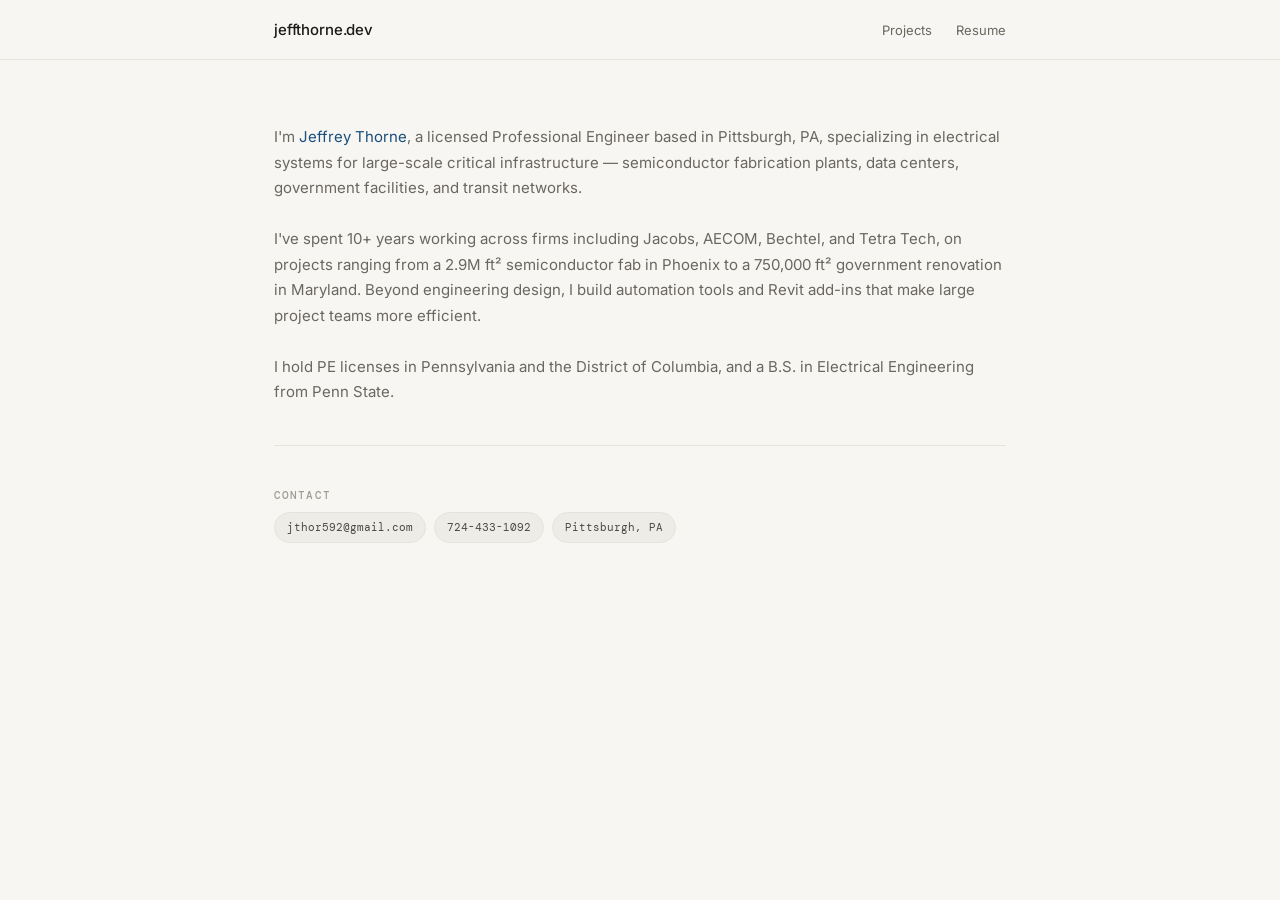
<file: index.html>
<!DOCTYPE html>
<html lang="en">
<head>
  <meta charset="UTF-8" />
  <meta name="viewport" content="width=device-width, initial-scale=1.0" />
  <title>Jeffrey Thorne, PE</title>
  <meta name="description" content="Licensed Professional Engineer based in Pittsburgh, PA, specializing in electrical systems for large-scale critical infrastructure." />
  <link rel="stylesheet" href="css/style.css" />
  <script defer src="https://cdn.vercel-insights.com/v1/script.js"></script>
</head>
<body>


  <!-- ===================== NAV =====================
       jeffthorne.dev on the left links back to this page.
       Right: Projects, Resume. No "About" — this page IS the about.
       To add a page: duplicate a <li>, update href and text.
  ===================================================== -->
  <nav class="nav">
    <div class="nav__inner">
      <a href="index.html" class="nav__brand">jeffthorne.dev</a>
      <ul class="nav__links">
        <li><a href="projects.html">Projects</a></li>
        <li><a href="resume.html">Resume</a></li>
      </ul>
    </div>
  </nav>


  <!-- ===================== MAIN ===================== -->
  <main class="container">


    <!-- INTRO -->
    <!-- "Jeffrey Thorne" renders in accent blue via the .accent span -->
    <section class="section">
      <p class="currently">
        I'm <span class="accent">Jeffrey Thorne</span>, a licensed Professional Engineer
        based in Pittsburgh, PA, specializing in electrical systems for large-scale critical
        infrastructure — semiconductor fabrication plants, data centers, government facilities,
        and transit networks.
      </p>

      <br />

      <p class="currently">
        I've spent 10+ years working across firms including Jacobs, AECOM, Bechtel, and Tetra Tech,
        on projects ranging from a 2.9M ft² semiconductor fab in Phoenix to a 750,000 ft²
        government renovation in Maryland. Beyond engineering design, I build automation tools
        and Revit add-ins that make large project teams more efficient.
      </p>

      <br />

      <p class="currently">
        I hold PE licenses in Pennsylvania and the District of Columbia, and a B.S. in Electrical
        Engineering from Penn State.
      </p>
    </section>


    <!-- CONTACT -->
    <!-- To add/remove a chip: duplicate or delete a line -->
    <section class="section">
      <p class="eyebrow">Contact</p>
      <div class="chip-group">
        <a class="chip" href="mailto:jthor592@gmail.com">jthor592@gmail.com</a>
        <a class="chip" href="tel:7244331092">724-433-1092</a>
        <span class="chip">Pittsburgh, PA</span>
      </div>
    </section>


  </main>


</body>
</html>
</file>
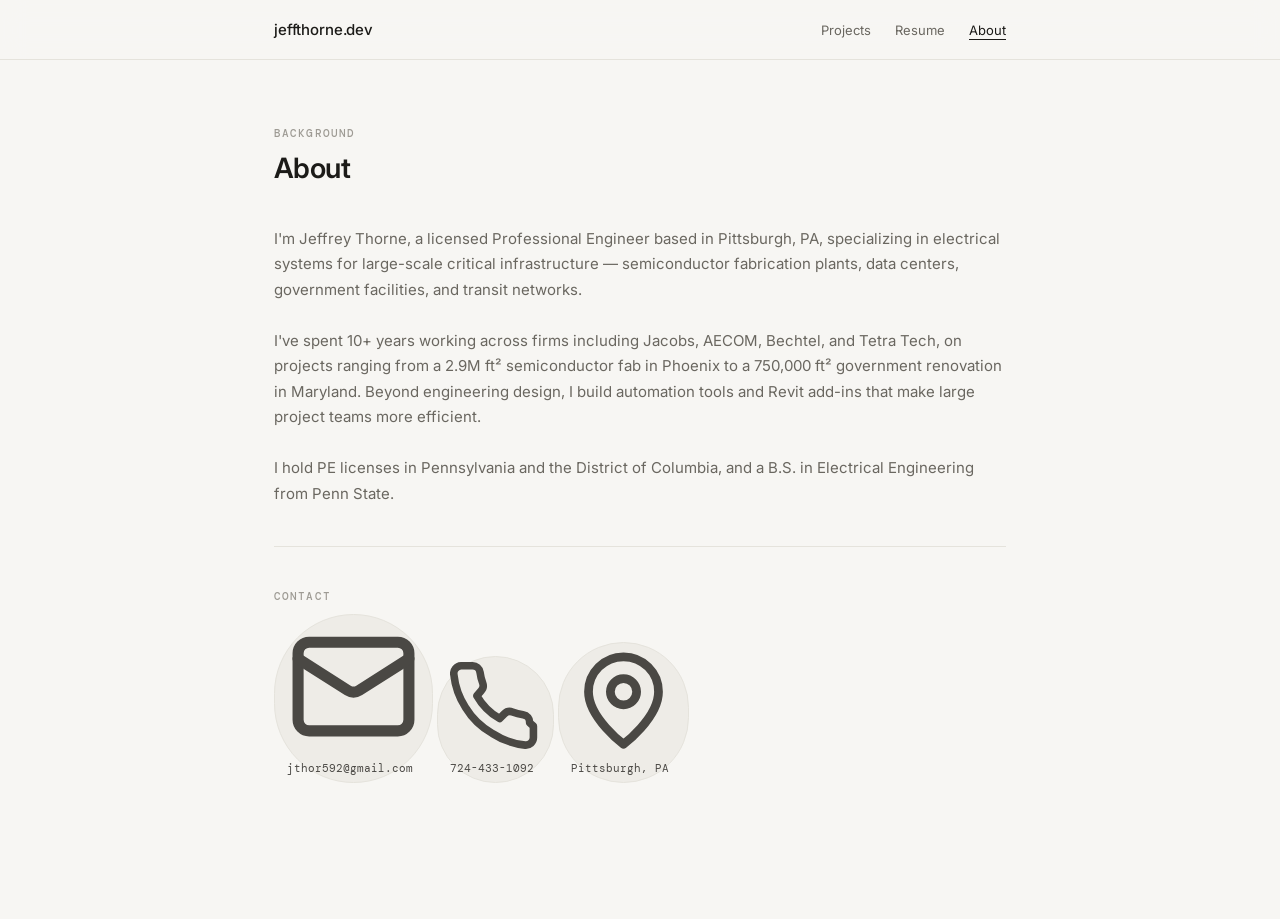
<file: about.html>
<!DOCTYPE html>
<html lang="en">
<head>
  <meta charset="UTF-8" />
  <meta name="viewport" content="width=device-width, initial-scale=1.0" />
  <title>About — Jeffrey Thorne, PE</title>
  <meta name="description" content="About Jeffrey Thorne, PE — electrical engineer based in Pittsburgh, PA." />
  <link rel="stylesheet" href="css/style.css" />
  <script defer src="https://cdn.vercel-insights.com/v1/script.js"></script>
</head>
<body>


  <!-- ===================== NAV ===================== -->
  <nav class="nav">
    <div class="nav__inner">
      <a href="index.html" class="nav__brand">jeffthorne.dev</a>
      <ul class="nav__links">
        <li><a href="projects.html">Projects</a></li>
        <li><a href="resume.html">Resume</a></li>
        <li><a href="about.html" class="active">About</a></li>
      </ul>
    </div>
  </nav>


  <!-- ===================== MAIN ===================== -->
  <main class="container">

    <header class="resume-header">
      <p class="eyebrow">Background</p>
      <h1 class="page-title">About</h1>
    </header>

    <!-- Edit the paragraphs below freely. -->
    <section class="section">
      <p class="currently">
        I'm Jeffrey Thorne, a licensed Professional Engineer based in Pittsburgh, PA,
        specializing in electrical systems for large-scale critical infrastructure —
        semiconductor fabrication plants, data centers, government facilities, and transit networks.
      </p>

      <br />

      <p class="currently">
        I've spent 10+ years working across firms including Jacobs, AECOM, Bechtel, and Tetra Tech,
        on projects ranging from a 2.9M ft² semiconductor fab in Phoenix to a 750,000 ft²
        government renovation in Maryland. Beyond engineering design, I build automation tools
        and Revit add-ins that make large project teams more efficient.
      </p>

      <br />

      <p class="currently">
        I hold PE licenses in Pennsylvania and the District of Columbia, and a B.S. in Electrical
        Engineering from Penn State.
      </p>
    </section>

    <section class="section">
      <p class="eyebrow">Contact</p>
      <div class="hero__contact">

        <a class="chip" href="mailto:jthor592@gmail.com">
          <svg class="chip__icon" viewBox="0 0 24 24" fill="none" stroke="currentColor" stroke-width="2" stroke-linecap="round" stroke-linejoin="round">
            <rect x="2" y="4" width="20" height="16" rx="2"/>
            <path d="m22 7-8.97 5.7a1.94 1.94 0 0 1-2.06 0L2 7"/>
          </svg>
          jthor592@gmail.com
        </a>

        <a class="chip" href="tel:7244331092">
          <svg class="chip__icon" viewBox="0 0 24 24" fill="none" stroke="currentColor" stroke-width="2" stroke-linecap="round" stroke-linejoin="round">
            <path d="M22 16.92v3a2 2 0 0 1-2.18 2 19.79 19.79 0 0 1-8.63-3.07A19.5 19.5 0 0 1 4.09 12a19.79 19.79 0 0 1-3.07-8.67A2 2 0 0 1 2.92 1h3a2 2 0 0 1 2 1.72c.127.96.361 1.903.7 2.81a2 2 0 0 1-.45 2.11L7.09 8.91a16 16 0 0 0 6 6l1.27-1.27a2 2 0 0 1 2.11-.45c.907.339 1.85.573 2.81.7A2 2 0 0 1 21 16z"/>
          </svg>
          724-433-1092
        </a>

        <span class="chip">
          <svg class="chip__icon" viewBox="0 0 24 24" fill="none" stroke="currentColor" stroke-width="2" stroke-linecap="round" stroke-linejoin="round">
            <path d="M20 10c0 6-8 12-8 12s-8-6-8-12a8 8 0 0 1 16 0Z"/>
            <circle cx="12" cy="10" r="3"/>
          </svg>
          Pittsburgh, PA
        </span>

      </div>
    </section>

  </main>


</body>
</html>
</file>
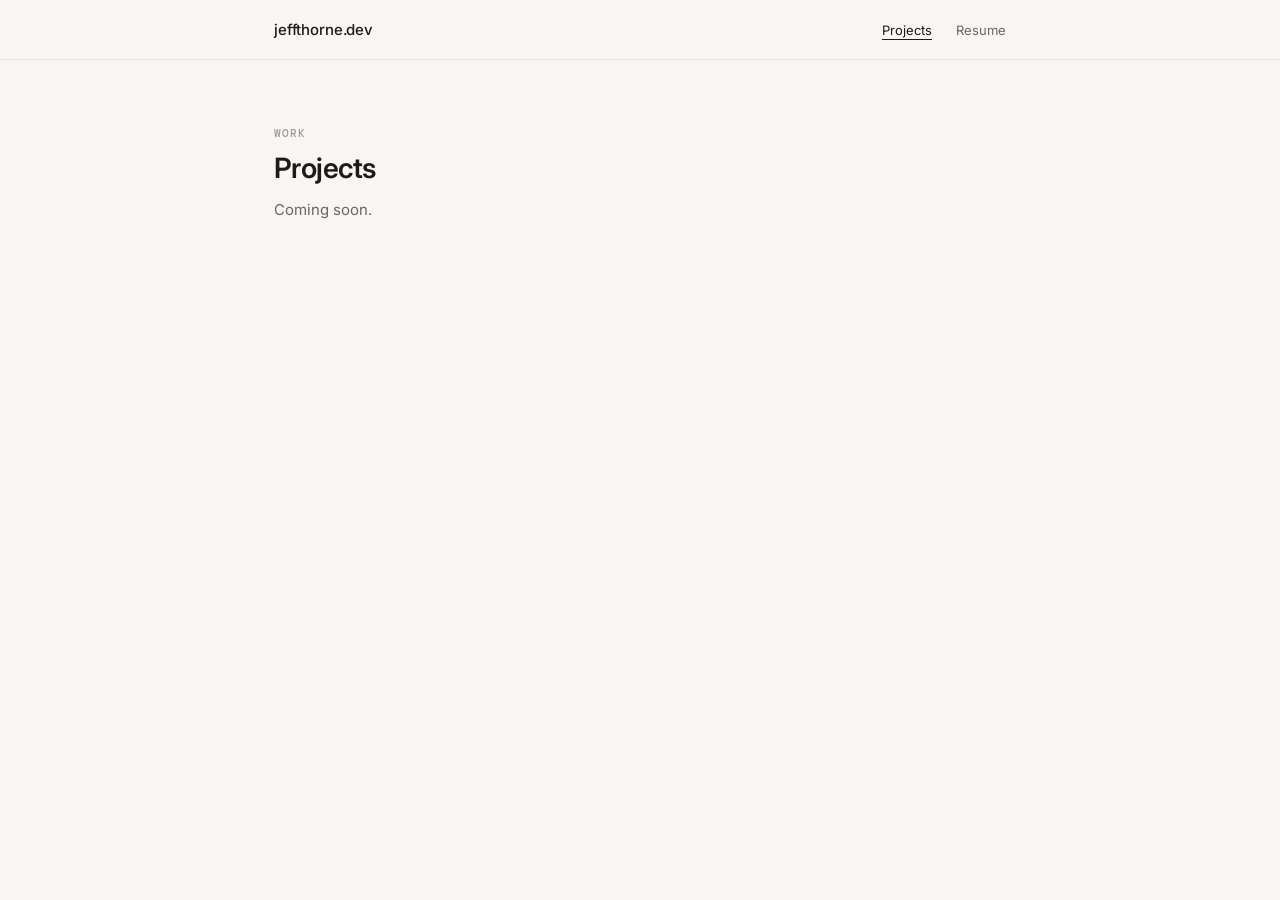
<file: projects.html>
<!DOCTYPE html>
<html lang="en">
<head>
  <meta charset="UTF-8" />
  <meta name="viewport" content="width=device-width, initial-scale=1.0" />
  <title>Projects — Jeffrey Thorne, PE</title>
  <meta name="description" content="Projects by Jeffrey Thorne, PE." />
  <link rel="stylesheet" href="css/style.css" />
  <script defer src="https://cdn.vercel-insights.com/v1/script.js"></script>
</head>
<body>


  <!-- ===================== NAV ===================== -->
  <nav class="nav">
    <div class="nav__inner">
      <a href="index.html" class="nav__brand">jeffthorne.dev</a>
      <ul class="nav__links">
        <li><a href="projects.html" class="active">Projects</a></li>
        <li><a href="resume.html">Resume</a></li>
      </ul>
    </div>
  </nav>


  <!-- ===================== MAIN ===================== -->
  <main class="container">

    <header class="projects-header">
      <p class="eyebrow">Work</p>
      <h1 class="page-title">Projects</h1>
      <p class="page-subtitle">Coming soon.</p>
    </header>

    <!-- Add project cards here when ready.
         To add a project: paste in a .card block like this:

    <div class="card-grid">
      <div class="card">
        <p class="card__title">Project Title</p>
        <p class="card__body">Description of the project.</p>
        <div class="tag-group">
          <span class="tag">Tag one</span>
          <span class="tag">Tag two</span>
        </div>
      </div>
    </div>
    -->

  </main>


</body>
</html>
</file>
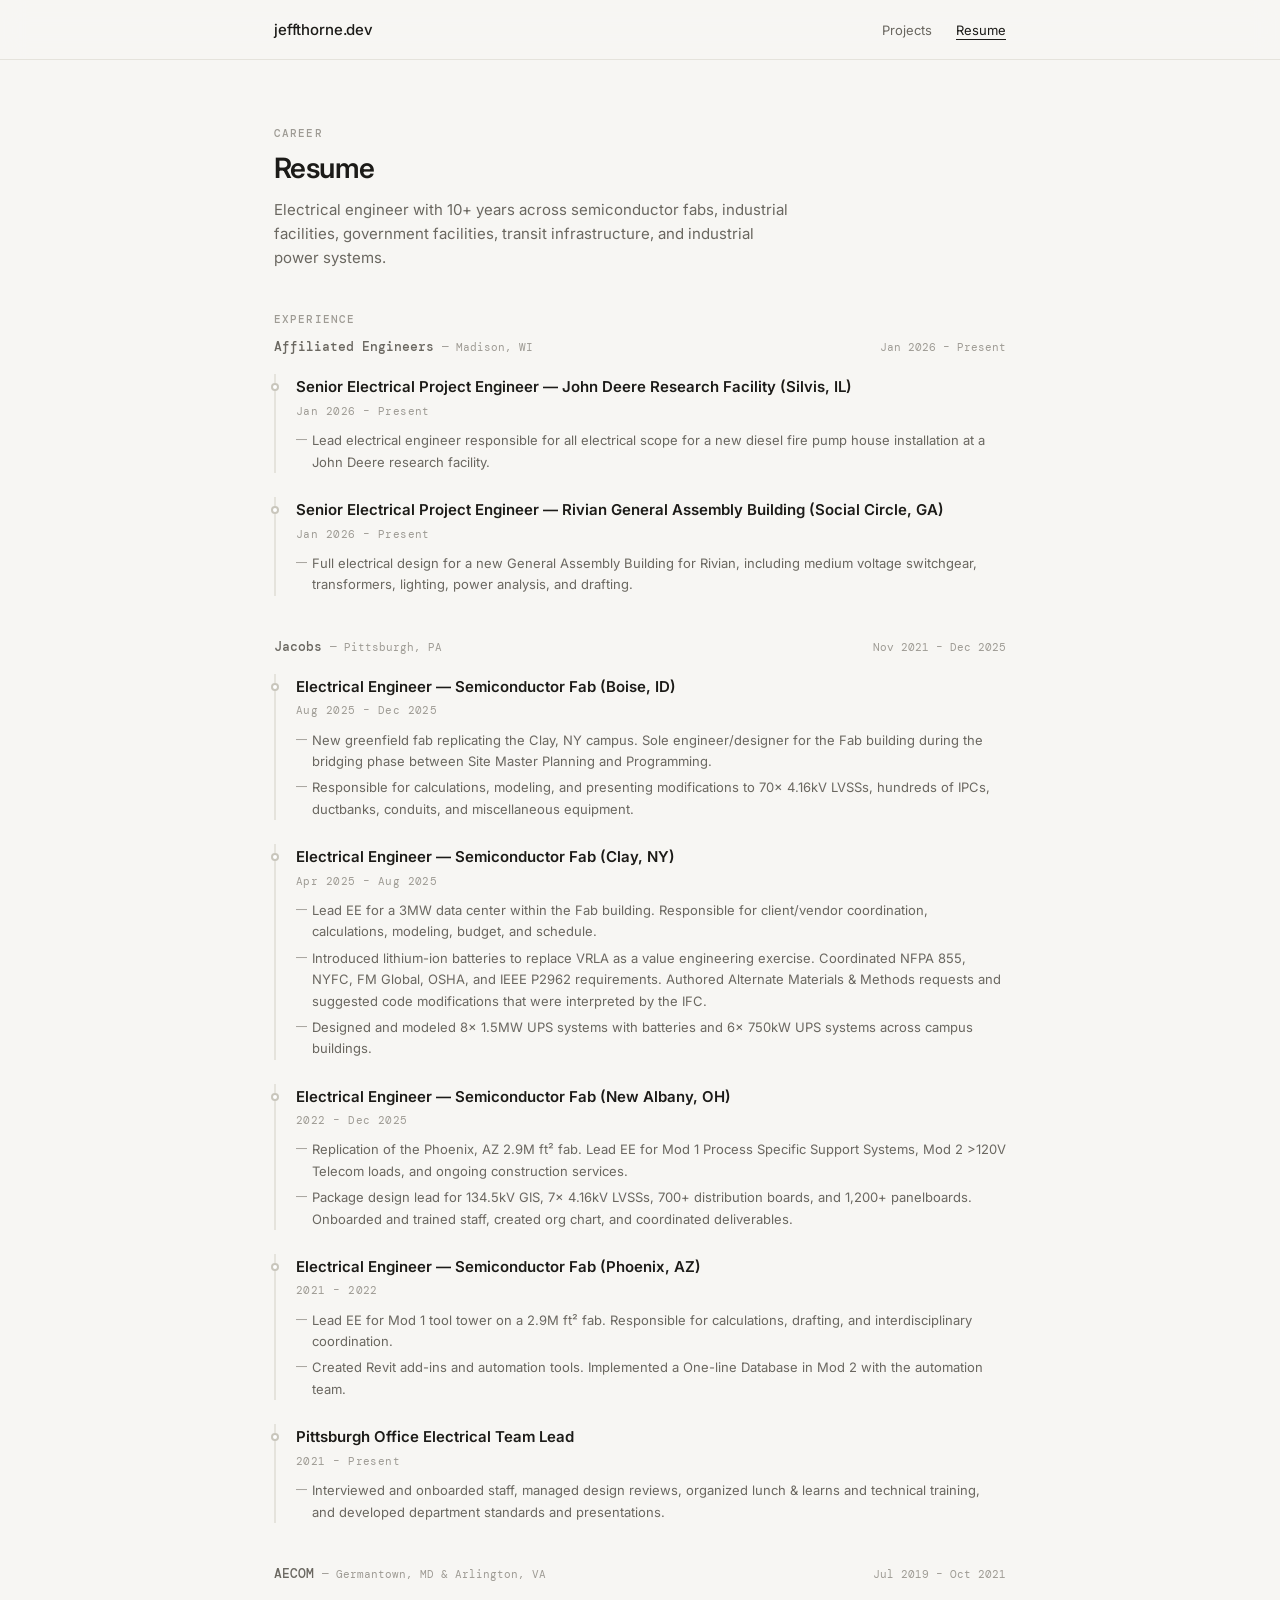
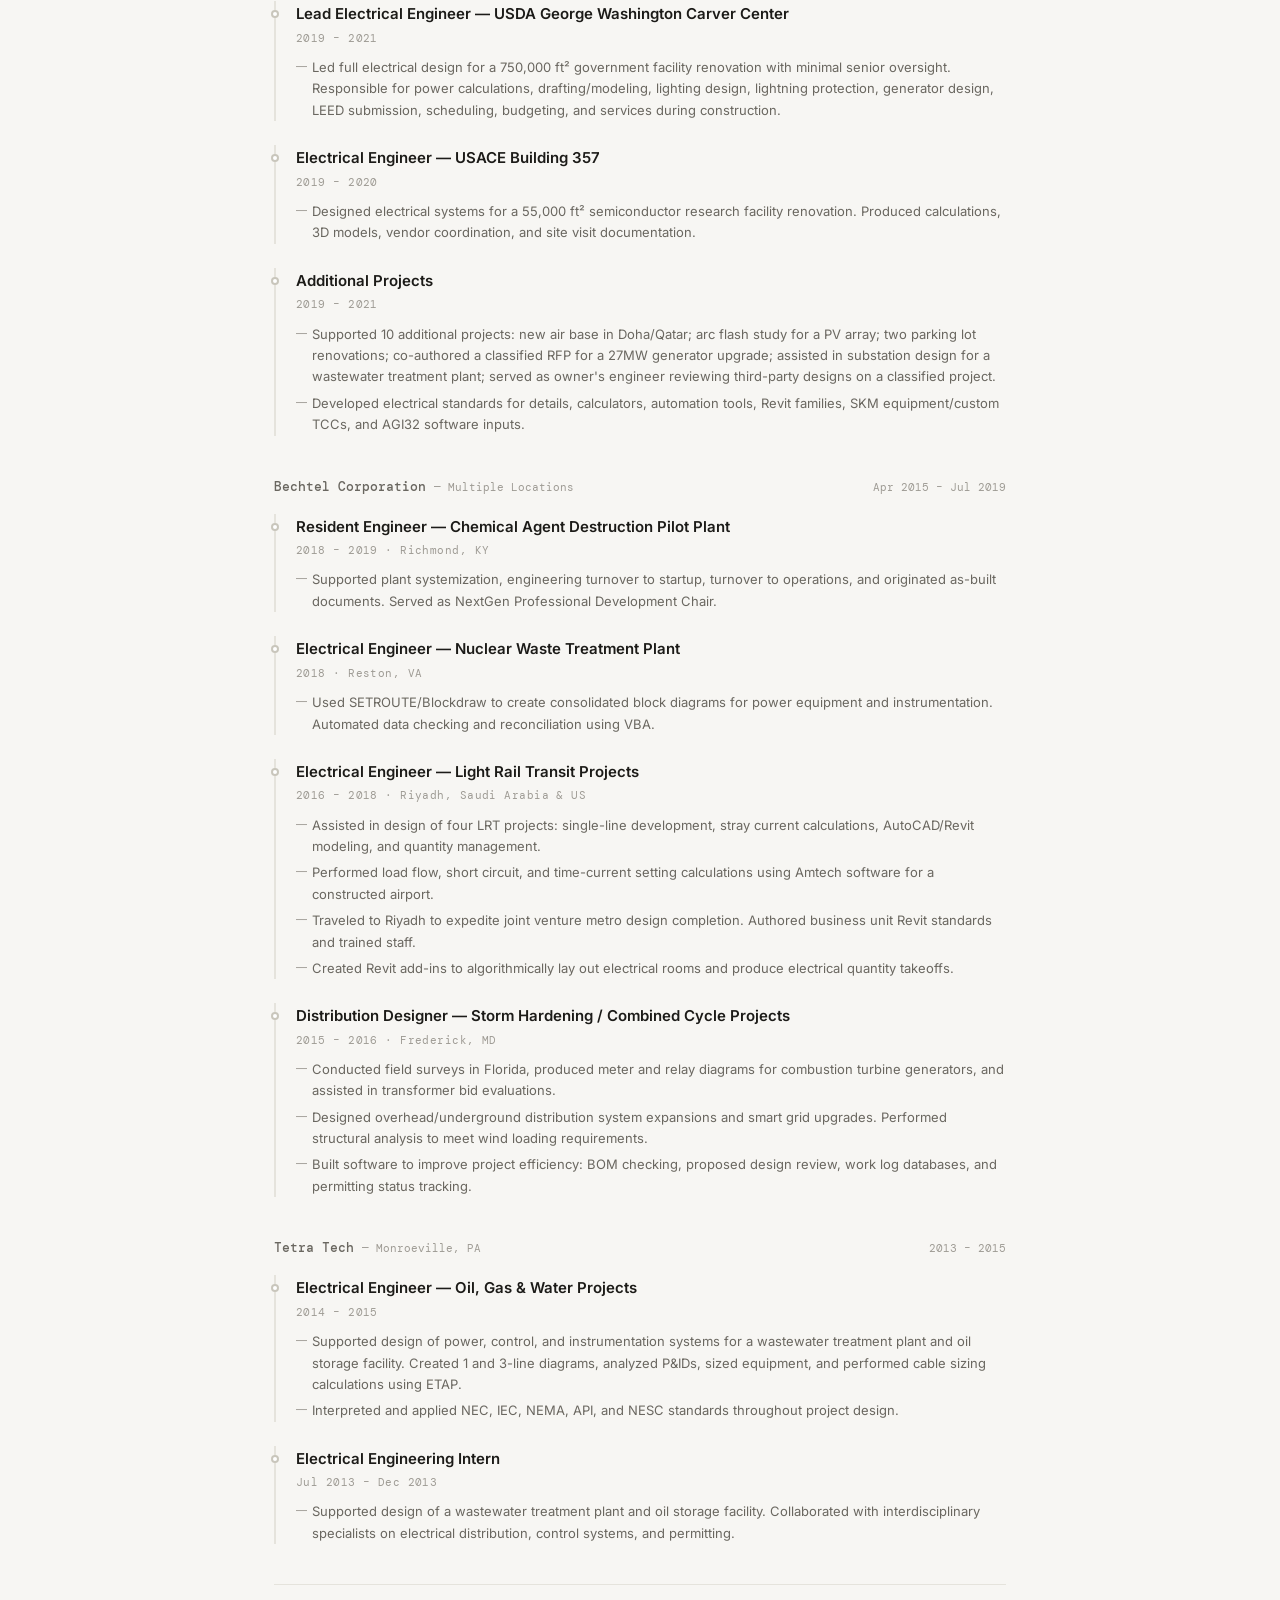
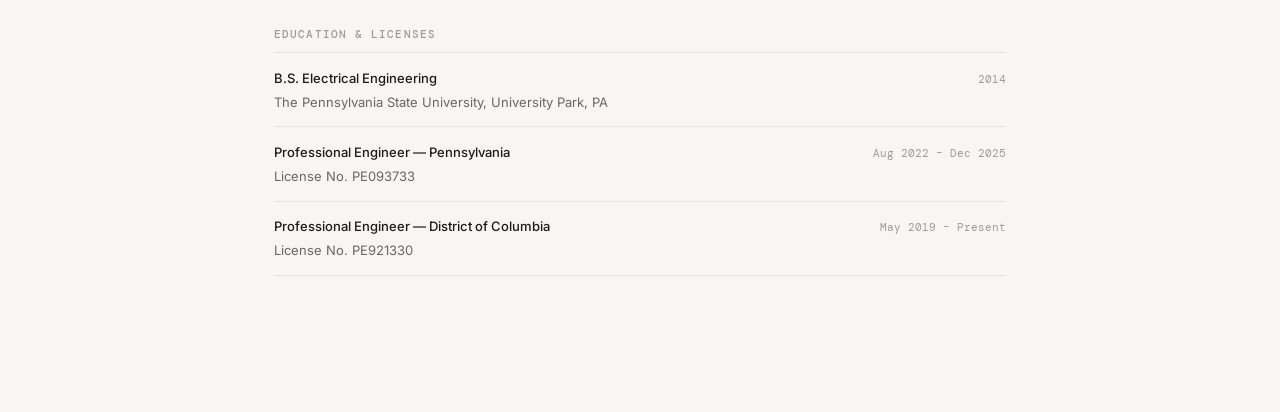
<file: resume.html>
<!DOCTYPE html>
<html lang="en">
<head>
  <meta charset="UTF-8" />
  <meta name="viewport" content="width=device-width, initial-scale=1.0" />
  <title>Resume — Jeffrey Thorne, PE</title>
  <meta name="description" content="Full career history for Jeffrey Thorne, PE — electrical engineer specializing in semiconductor fabs and critical infrastructure." />
  <link rel="stylesheet" href="css/style.css" />
  <script defer src="https://cdn.vercel-insights.com/v1/script.js"></script>
</head>
<body>


  <!-- ===================== NAV ===================== -->
  <nav class="nav">
    <div class="nav__inner">
      <a href="index.html" class="nav__brand">jeffthorne.dev</a>
      <ul class="nav__links">
        <li><a href="projects.html">Projects</a></li>
        <li><a href="resume.html" class="active">Resume</a></li>

      </ul>
    </div>
  </nav>


  <!-- ===================== MAIN ===================== -->
  <main class="container">


    <!-- PAGE HEADER -->
    <header class="resume-header">
      <p class="eyebrow">Career</p>
      <h1 class="page-title">Resume</h1>
      <p class="page-subtitle">
        Electrical engineer with 10+ years across semiconductor fabs, industrial facilities, government
        facilities, transit infrastructure, and industrial power systems.
      </p>
    </header>


    <!-- ================================================
         EXPERIENCE
         To add a new company: copy a full .job block.
         To add a new role within a company: copy a .role block.
    ================================================= -->
    <section class="section">
      <p class="eyebrow">Experience</p>


      <!-- AFFILIATED ENGINEERING -->
      <div class="job">

        <div class="job__header">
          <span class="job__company">Affiliated Engineers</span>
          <span class="job__location">— Madison, WI</span>
          <span class="job__dates">Jan 2026 – Present</span>
        </div>

        <div class="role">
          <p class="role__title">Senior Electrical Project Engineer — John Deere Research Facility (Silvis, IL)</p>
          <p class="role__dates">Jan 2026 – Present</p>
          <ul class="role__bullets">
            <li>Lead electrical engineer responsible for all electrical scope for a new diesel fire pump house installation at a John Deere research facility.</li>
          </ul>
        </div>

        <div class="role">
          <p class="role__title">Senior Electrical Project Engineer — Rivian General Assembly Building (Social Circle, GA)</p>
          <p class="role__dates">Jan 2026 – Present</p>
          <ul class="role__bullets">
            <li>Full electrical design for a new General Assembly Building for Rivian, including medium voltage switchgear, transformers, lighting, power analysis, and drafting.</li>
          </ul>
        </div>

      </div>
      <!-- END AFFILIATED ENGINEERING -->


      <!-- JACOBS -->
      <div class="job">

        <div class="job__header">
          <span class="job__company">Jacobs</span>
          <span class="job__location">— Pittsburgh, PA</span>
          <span class="job__dates">Nov 2021 – Dec 2025</span>
        </div>

        <div class="role">
          <p class="role__title">Electrical Engineer — Semiconductor Fab (Boise, ID)</p>
          <p class="role__dates">Aug 2025 – Dec 2025</p>
          <ul class="role__bullets">
            <li>New greenfield fab replicating the Clay, NY campus. Sole engineer/designer for the Fab building during the bridging phase between Site Master Planning and Programming.</li>
            <li>Responsible for calculations, modeling, and presenting modifications to 70&times; 4.16kV LVSSs, hundreds of IPCs, ductbanks, conduits, and miscellaneous equipment.</li>
          </ul>
        </div>

        <div class="role">
          <p class="role__title">Electrical Engineer — Semiconductor Fab (Clay, NY)</p>
          <p class="role__dates">Apr 2025 – Aug 2025</p>
          <ul class="role__bullets">
            <li>Lead EE for a 3MW data center within the Fab building. Responsible for client/vendor coordination, calculations, modeling, budget, and schedule.</li>
            <li>Introduced lithium-ion batteries to replace VRLA as a value engineering exercise. Coordinated NFPA 855, NYFC, FM Global, OSHA, and IEEE P2962 requirements. Authored Alternate Materials &amp; Methods requests and suggested code modifications that were interpreted by the IFC.</li>
            <li>Designed and modeled 8&times; 1.5MW UPS systems with batteries and 6&times; 750kW UPS systems across campus buildings.</li>
          </ul>
        </div>

        <div class="role">
          <p class="role__title">Electrical Engineer — Semiconductor Fab (New Albany, OH)</p>
          <p class="role__dates">2022 – Dec 2025</p>
          <ul class="role__bullets">
            <li>Replication of the Phoenix, AZ 2.9M ft² fab. Lead EE for Mod 1 Process Specific Support Systems, Mod 2 &gt;120V Telecom loads, and ongoing construction services.</li>
            <li>Package design lead for 134.5kV GIS, 7&times; 4.16kV LVSSs, 700+ distribution boards, and 1,200+ panelboards. Onboarded and trained staff, created org chart, and coordinated deliverables.</li>
          </ul>
        </div>

        <div class="role">
          <p class="role__title">Electrical Engineer — Semiconductor Fab (Phoenix, AZ)</p>
          <p class="role__dates">2021 – 2022</p>
          <ul class="role__bullets">
            <li>Lead EE for Mod 1 tool tower on a 2.9M ft² fab. Responsible for calculations, drafting, and interdisciplinary coordination.</li>
            <li>Created Revit add-ins and automation tools. Implemented a One-line Database in Mod 2 with the automation team.</li>
          </ul>
        </div>

        <div class="role">
          <p class="role__title">Pittsburgh Office Electrical Team Lead</p>
          <p class="role__dates">2021 – Present</p>
          <ul class="role__bullets">
            <li>Interviewed and onboarded staff, managed design reviews, organized lunch &amp; learns and technical training, and developed department standards and presentations.</li>
          </ul>
        </div>

      </div>
      <!-- END JACOBS -->


      <!-- AECOM -->
      <div class="job">

        <div class="job__header">
          <span class="job__company">AECOM</span>
          <span class="job__location">— Germantown, MD &amp; Arlington, VA</span>
          <span class="job__dates">Jul 2019 – Oct 2021</span>
        </div>

        <div class="role">
          <p class="role__title">Lead Electrical Engineer — USDA George Washington Carver Center</p>
          <p class="role__dates">2019 – 2021</p>
          <ul class="role__bullets">
            <li>Led full electrical design for a 750,000 ft² government facility renovation with minimal senior oversight. Responsible for power calculations, drafting/modeling, lighting design, lightning protection, generator design, LEED submission, scheduling, budgeting, and services during construction.</li>
          </ul>
        </div>

        <div class="role">
          <p class="role__title">Electrical Engineer — USACE Building 357</p>
          <p class="role__dates">2019 – 2020</p>
          <ul class="role__bullets">
            <li>Designed electrical systems for a 55,000 ft² semiconductor research facility renovation. Produced calculations, 3D models, vendor coordination, and site visit documentation.</li>
          </ul>
        </div>

        <div class="role">
          <p class="role__title">Additional Projects</p>
          <p class="role__dates">2019 – 2021</p>
          <ul class="role__bullets">
            <li>Supported 10 additional projects: new air base in Doha/Qatar; arc flash study for a PV array; two parking lot renovations; co-authored a classified RFP for a 27MW generator upgrade; assisted in substation design for a wastewater treatment plant; served as owner's engineer reviewing third-party designs on a classified project.</li>
            <li>Developed electrical standards for details, calculators, automation tools, Revit families, SKM equipment/custom TCCs, and AGI32 software inputs.</li>
          </ul>
        </div>

      </div>
      <!-- END AECOM -->


      <!-- BECHTEL -->
      <div class="job">

        <div class="job__header">
          <span class="job__company">Bechtel Corporation</span>
          <span class="job__location">— Multiple Locations</span>
          <span class="job__dates">Apr 2015 – Jul 2019</span>
        </div>

        <div class="role">
          <p class="role__title">Resident Engineer — Chemical Agent Destruction Pilot Plant</p>
          <p class="role__dates">2018 – 2019 &middot; Richmond, KY</p>
          <ul class="role__bullets">
            <li>Supported plant systemization, engineering turnover to startup, turnover to operations, and originated as-built documents. Served as NextGen Professional Development Chair.</li>
          </ul>
        </div>

        <div class="role">
          <p class="role__title">Electrical Engineer — Nuclear Waste Treatment Plant</p>
          <p class="role__dates">2018 &middot; Reston, VA</p>
          <ul class="role__bullets">
            <li>Used SETROUTE/Blockdraw to create consolidated block diagrams for power equipment and instrumentation. Automated data checking and reconciliation using VBA.</li>
          </ul>
        </div>

        <div class="role">
          <p class="role__title">Electrical Engineer — Light Rail Transit Projects</p>
          <p class="role__dates">2016 – 2018 &middot; Riyadh, Saudi Arabia &amp; US</p>
          <ul class="role__bullets">
            <li>Assisted in design of four LRT projects: single-line development, stray current calculations, AutoCAD/Revit modeling, and quantity management.</li>
            <li>Performed load flow, short circuit, and time-current setting calculations using Amtech software for a constructed airport.</li>
            <li>Traveled to Riyadh to expedite joint venture metro design completion. Authored business unit Revit standards and trained staff.</li>
            <li>Created Revit add-ins to algorithmically lay out electrical rooms and produce electrical quantity takeoffs.</li>
          </ul>
        </div>

        <div class="role">
          <p class="role__title">Distribution Designer — Storm Hardening / Combined Cycle Projects</p>
          <p class="role__dates">2015 – 2016 &middot; Frederick, MD</p>
          <ul class="role__bullets">
            <li>Conducted field surveys in Florida, produced meter and relay diagrams for combustion turbine generators, and assisted in transformer bid evaluations.</li>
            <li>Designed overhead/underground distribution system expansions and smart grid upgrades. Performed structural analysis to meet wind loading requirements.</li>
            <li>Built software to improve project efficiency: BOM checking, proposed design review, work log databases, and permitting status tracking.</li>
          </ul>
        </div>

      </div>
      <!-- END BECHTEL -->


      <!-- TETRA TECH -->
      <div class="job">

        <div class="job__header">
          <span class="job__company">Tetra Tech</span>
          <span class="job__location">— Monroeville, PA</span>
          <span class="job__dates">2013 – 2015</span>
        </div>

        <div class="role">
          <p class="role__title">Electrical Engineer — Oil, Gas &amp; Water Projects</p>
          <p class="role__dates">2014 – 2015</p>
          <ul class="role__bullets">
            <li>Supported design of power, control, and instrumentation systems for a wastewater treatment plant and oil storage facility. Created 1 and 3-line diagrams, analyzed P&amp;IDs, sized equipment, and performed cable sizing calculations using ETAP.</li>
            <li>Interpreted and applied NEC, IEC, NEMA, API, and NESC standards throughout project design.</li>
          </ul>
        </div>

        <div class="role">
          <p class="role__title">Electrical Engineering Intern</p>
          <p class="role__dates">Jul 2013 – Dec 2013</p>
          <ul class="role__bullets">
            <li>Supported design of a wastewater treatment plant and oil storage facility. Collaborated with interdisciplinary specialists on electrical distribution, control systems, and permitting.</li>
          </ul>
        </div>

      </div>
      <!-- END TETRA TECH -->


    </section>
    <!-- END EXPERIENCE -->


    <!-- ================================================
         EDUCATION & LICENSES
         To add a credential: copy a .credential block.
    ================================================= -->
    <section class="section">
      <p class="eyebrow">Education &amp; Licenses</p>

      <div class="credentials">

        <div class="credential">
          <div>
            <p class="credential__main">B.S. Electrical Engineering</p>
            <p class="credential__sub">The Pennsylvania State University, University Park, PA</p>
          </div>
          <span class="credential__date">2014</span>
        </div>

        <div class="credential">
          <div>
            <p class="credential__main">Professional Engineer — Pennsylvania</p>
            <p class="credential__sub">License No. PE093733</p>
          </div>
          <span class="credential__date">Aug 2022 – Dec 2025</span>
        </div>

        <div class="credential">
          <div>
            <p class="credential__main">Professional Engineer — District of Columbia</p>
            <p class="credential__sub">License No. PE921330</p>
          </div>
          <span class="credential__date">May 2019 – Present</span>
        </div>

      </div>
    </section>


  </main>


</body>
</html>
</file>
<file: css/style.css>
/* ============================================================
   JEFFREY THORNE — Personal Site Stylesheet
   Last updated: 2026
   
   TABLE OF CONTENTS
   1. Fonts & Reset
   2. Design Tokens (colors, spacing, type scale)
   3. Base Elements
   4. Navigation
   5. Page Layout & Container
   6. Typography Utilities
   7. Components — Tags & Chips
   8. Components — Cards
   9. Components — Timeline (Resume)
   10. Components — Credentials
   11. Page — Home
   12. Page — Resume
   13. Page — Projects
   14. Responsive (mobile)
   ============================================================ */


/* ============================================================
   1. FONTS & RESET
   ============================================================ */

@import url('https://fonts.googleapis.com/css2?family=Inter:wght@400;500;600&family=DM+Mono:wght@400;500&display=swap');

*,
*::before,
*::after {
  box-sizing: border-box;
  margin: 0;
  padding: 0;
}

html {
  scroll-behavior: smooth;
}


/* ============================================================
   2. DESIGN TOKENS
   Change these to restyle the whole site.
   ============================================================ */

:root {
  /* Colors */
  --color-bg:            #f7f6f3;
  --color-surface:       #ffffff;
  --color-border:        #e5e3dc;
  --color-border-strong: #c9c6bc;
  --color-text:          #1c1b18;
  --color-muted:         #6a6760;
  --color-hint:          #9e9b94;
  --color-accent:        #1a4f7a;
  --color-tag-bg:        #eeece7;
  --color-tag-text:      #4a4844;

  /* Typography */
  --font-sans: 'Inter', sans-serif;
  --font-mono: 'DM Mono', monospace;

  /* Type scale */
  --text-xs:   11px;
  --text-sm:   13px;
  --text-base: 15px;
  --text-md:   17px;
  --text-lg:   22px;
  --text-xl:   28px;
  --text-2xl:  36px;

  /* Spacing */
  --space-xs: 0.5rem;
  --space-sm: 1rem;
  --space-md: 1.5rem;
  --space-lg: 2.5rem;
  --space-xl: 4rem;

  /* Layout */
  --nav-height: 60px;
  --max-width:  780px;
  --radius-sm:  6px;
  --radius-md:  10px;
}


/* ============================================================
   3. BASE ELEMENTS
   ============================================================ */

body {
  font-family:            var(--font-sans);
  font-size:              var(--text-base);
  line-height:            1.7;
  color:                  var(--color-text);
  background:             var(--color-bg);
  -webkit-font-smoothing: antialiased;
}

a {
  color:           var(--color-accent);
  text-decoration: none;
}

a:hover {
  text-decoration: underline;
}

ul {
  list-style: none;
  padding:    0;
  margin:     0;
}

hr {
  border:     none;
  border-top: 1px solid var(--color-border);
  margin:     var(--space-lg) 0;
}


/* ============================================================
   4. NAVIGATION
   Domain name on the left, page links on the right.
   Links sit in a flex row — li display:inline prevents any
   browser default block stacking.
   ============================================================ */

.nav {
  position:        sticky;
  top:             0;
  z-index:         100;
  height:          var(--nav-height);
  background:      rgba(247, 246, 243, 0.92);
  backdrop-filter: blur(12px);
  border-bottom:   1px solid var(--color-border);
}

.nav__inner {
  display:         flex;
  flex-direction:  row;
  align-items:     center;
  justify-content: space-between;
  max-width:       var(--max-width);
  height:          100%;
  margin:          0 auto;
  padding:         0 var(--space-md);
}

/* Left — full domain name as plain text */
.nav__brand {
  font-family:     var(--font-sans);
  font-size:       var(--text-base);
  font-weight:     500;
  color:           var(--color-text);
  text-decoration: none;
  letter-spacing:  -0.01em;
  flex-shrink:     0;
}

.nav__brand:hover {
  color:           var(--color-text);
  text-decoration: none;
}

/* Right — horizontal link list */
.nav__links {
  display:        flex;
  flex-direction: row;
  align-items:    center;
  gap:            var(--space-md);
  list-style:     none;
  padding:        0;
  margin:         0;
}

.nav__links li {
  display: inline;
}

.nav__links a {
  display:         inline;
  font-family:     var(--font-sans);
  font-size:       var(--text-sm);
  font-weight:     400;
  color:           var(--color-muted);
  text-decoration: none;
  white-space:     nowrap;
  transition:      color 0.15s;
}

.nav__links a:hover {
  color:           var(--color-text);
  text-decoration: none;
}

/* Active page — underline only, no background */
.nav__links a.active {
  color:                     var(--color-text);
  text-decoration:           underline;
  text-underline-offset:     4px;
  text-decoration-thickness: 1px;
}


/* ============================================================
   5. PAGE LAYOUT & CONTAINER
   ============================================================ */

.container {
  max-width: var(--max-width);
  margin:    0 auto;
  padding:   var(--space-xl) var(--space-md) 6rem;
}

.section {
  margin-bottom: var(--space-lg);
}

.section + .section {
  padding-top: var(--space-lg);
  border-top:  1px solid var(--color-border);
}


/* ============================================================
   6. TYPOGRAPHY UTILITIES
   ============================================================ */

/* Small uppercase label above headings */
.eyebrow {
  font-family:    var(--font-mono);
  font-size:      var(--text-xs);
  font-weight:    500;
  color:          var(--color-hint);
  letter-spacing: 0.1em;
  text-transform: uppercase;
  margin-bottom:  0.5rem;
}

/* Main page title */
.page-title {
  font-size:      var(--text-xl);
  font-weight:    600;
  letter-spacing: -0.02em;
  line-height:    1.25;
  color:          var(--color-text);
  margin-bottom:  0.75rem;
}

/* Subtitle under a page title */
.page-subtitle {
  font-size:   var(--text-base);
  color:       var(--color-muted);
  max-width:   520px;
  line-height: 1.6;
}

/* Muted mono label — dates, locations */
.mono-label {
  font-family:    var(--font-mono);
  font-size:      var(--text-xs);
  color:          var(--color-hint);
  letter-spacing: 0.04em;
}


/* ============================================================
   7. COMPONENTS — TAGS & CHIPS
   ============================================================ */

.tag {
  display:     inline-block;
  font-family: var(--font-mono);
  font-size:   var(--text-xs);
  color:       var(--color-tag-text);
  background:  var(--color-tag-bg);
  border:      1px solid var(--color-border);
  padding:     3px 8px;
  border-radius: 4px;
}

.tag-group {
  display:   flex;
  flex-wrap: wrap;
  gap:       6px;
  margin-top: 0.75rem;
}

/* Pill-shaped contact chip — no icons, text only */
.chip {
  display:         inline-block;
  font-family:     var(--font-mono);
  font-size:       var(--text-xs);
  color:           var(--color-tag-text);
  background:      var(--color-tag-bg);
  border:          1px solid var(--color-border);
  padding:         5px 12px;
  border-radius:   99px;
  text-decoration: none;
  transition:      border-color 0.15s, color 0.15s;
}

.chip:hover {
  border-color:    var(--color-border-strong);
  color:           var(--color-text);
  text-decoration: none;
}

.chip-group {
  display:   flex;
  flex-wrap: wrap;
  gap:       8px;
}


/* ============================================================
   8. COMPONENTS — CARDS
   ============================================================ */

/* Stat row — three equal columns with dividers */
.stat-row {
  display:               grid;
  grid-template-columns: repeat(3, 1fr);
  background:            var(--color-border);
  border:                1px solid var(--color-border);
  border-radius:         var(--radius-md);
  overflow:              hidden;
  gap:                   1px;
  margin-bottom:         var(--space-lg);
}

.stat {
  background: var(--color-surface);
  padding:    1.25rem 1.5rem;
  text-align: center;
}

.stat__number {
  display:     block;
  font-family: var(--font-mono);
  font-size:   var(--text-lg);
  font-weight: 500;
  color:       var(--color-accent);
}

.stat__label {
  display:    block;
  font-size:  var(--text-xs);
  color:      var(--color-hint);
  margin-top: 3px;
}

/* Project card */
.card {
  background:    var(--color-surface);
  border:        1px solid var(--color-border);
  border-radius: var(--radius-md);
  padding:       1.25rem 1.5rem;
  transition:    border-color 0.2s;
}

.card:hover {
  border-color: var(--color-border-strong);
}

.card__title {
  font-size:     var(--text-base);
  font-weight:   600;
  color:         var(--color-text);
  margin-bottom: 0.4rem;
}

.card__body {
  font-size:   var(--text-sm);
  color:       var(--color-muted);
  line-height: 1.65;
}

.card-grid {
  display: grid;
  gap:     var(--space-sm);
}


/* ============================================================
   9. COMPONENTS — TIMELINE (Resume experience entries)
   ============================================================ */

.job {
  margin-bottom: var(--space-lg);
}

/* Company header row */
.job__header {
  display:       flex;
  flex-direction: row;
  align-items:   baseline;
  flex-wrap:     wrap;
  gap:           0.5rem;
  margin-bottom: var(--space-sm);
}

.job__company {
  font-family: var(--font-mono);
  font-size:   var(--text-sm);
  font-weight: 500;
  color:       var(--color-muted);
}

.job__location {
  font-family: var(--font-mono);
  font-size:   var(--text-xs);
  color:       var(--color-hint);
}

.job__dates {
  font-family: var(--font-mono);
  font-size:   var(--text-xs);
  color:       var(--color-hint);
  margin-left: auto;
}

/* Individual role within a job */
.role {
  position:      relative;
  padding-left:  1.25rem;
  border-left:   2px solid var(--color-border);
  margin-bottom: var(--space-md);
}

/* Dot on the timeline line */
.role::before {
  content:       '';
  position:      absolute;
  left:          -5px;
  top:           9px;
  width:         8px;
  height:        8px;
  border-radius: 50%;
  background:    var(--color-surface);
  border:        2px solid var(--color-border-strong);
}

.role__title {
  font-size:     var(--text-base);
  font-weight:   600;
  color:         var(--color-text);
  margin-bottom: 2px;
}

.role__dates {
  font-family:    var(--font-mono);
  font-size:      var(--text-xs);
  color:          var(--color-hint);
  letter-spacing: 0.04em;
  margin-bottom:  0.6rem;
}

.role__bullets {
  font-size:   var(--text-sm);
  color:       var(--color-muted);
  line-height: 1.65;
  list-style:  none;
  padding:     0;
  margin:      0;
}

.role__bullets li {
  position:      relative;
  padding-left:  1rem;
  margin-bottom: 0.3rem;
}

.role__bullets li::before {
  content:   '—';
  position:  absolute;
  left:      0;
  color:     var(--color-hint);
  font-size: var(--text-xs);
}


/* ============================================================
   10. COMPONENTS — CREDENTIALS
   ============================================================ */

.credentials {
  border-top: 1px solid var(--color-border);
}

.credential {
  display:         flex;
  flex-direction:  row;
  justify-content: space-between;
  align-items:     baseline;
  gap:             1rem;
  padding:         0.85rem 0;
  border-bottom:   1px solid var(--color-border);
}

.credential__main {
  font-size:   var(--text-sm);
  font-weight: 500;
  color:       var(--color-text);
}

.credential__sub {
  font-size:  var(--text-sm);
  color:      var(--color-muted);
  margin-top: 2px;
}

.credential__date {
  font-family: var(--font-mono);
  font-size:   var(--text-xs);
  color:       var(--color-hint);
  white-space: nowrap;
  flex-shrink: 0;
}


/* ============================================================
   11. PAGE — HOME
   ============================================================ */

.hero {
  margin-bottom: var(--space-lg);
}

.hero__greeting {
  font-family:    var(--font-mono);
  font-size:      var(--text-xs);
  color:          var(--color-hint);
  letter-spacing: 0.1em;
  text-transform: uppercase;
  margin-bottom:  1.25rem;
}

.hero__title {
  font-size:      var(--text-2xl);
  font-weight:    600;
  letter-spacing: -0.025em;
  line-height:    1.2;
  color:          var(--color-text);
  margin-bottom:  1.25rem;
}

.accent {
  color: var(--color-accent);
}

.hero__bio {
  font-size:     var(--text-md);
  color:         var(--color-muted);
  max-width:     540px;
  line-height:   1.7;
  margin-bottom: 1.75rem;
}

/* Currently blurb */
.currently {
  font-size:   var(--text-base);
  color:       var(--color-muted);
  line-height: 1.7;
}

.currently strong {
  color:       var(--color-text);
  font-weight: 500;
}


/* ============================================================
   12. PAGE — RESUME
   ============================================================ */

.resume-header {
  margin-bottom: var(--space-lg);
}


/* ============================================================
   13. PAGE — PROJECTS
   ============================================================ */

.projects-header {
  margin-bottom: var(--space-lg);
}


/* ============================================================
   14. RESPONSIVE — MOBILE
   ============================================================ */

@media (max-width: 600px) {

  .hero__title {
    font-size: 26px;
  }

  .stat-row {
    grid-template-columns: 1fr;
  }

  .stat {
    text-align: left;
  }

  .credential {
    flex-direction: column;
    gap:            0.2rem;
  }

  .job__dates {
    margin-left: 0;
    width:       100%;
  }

  .nav__links {
    gap: var(--space-sm);
  }

}
</file>
